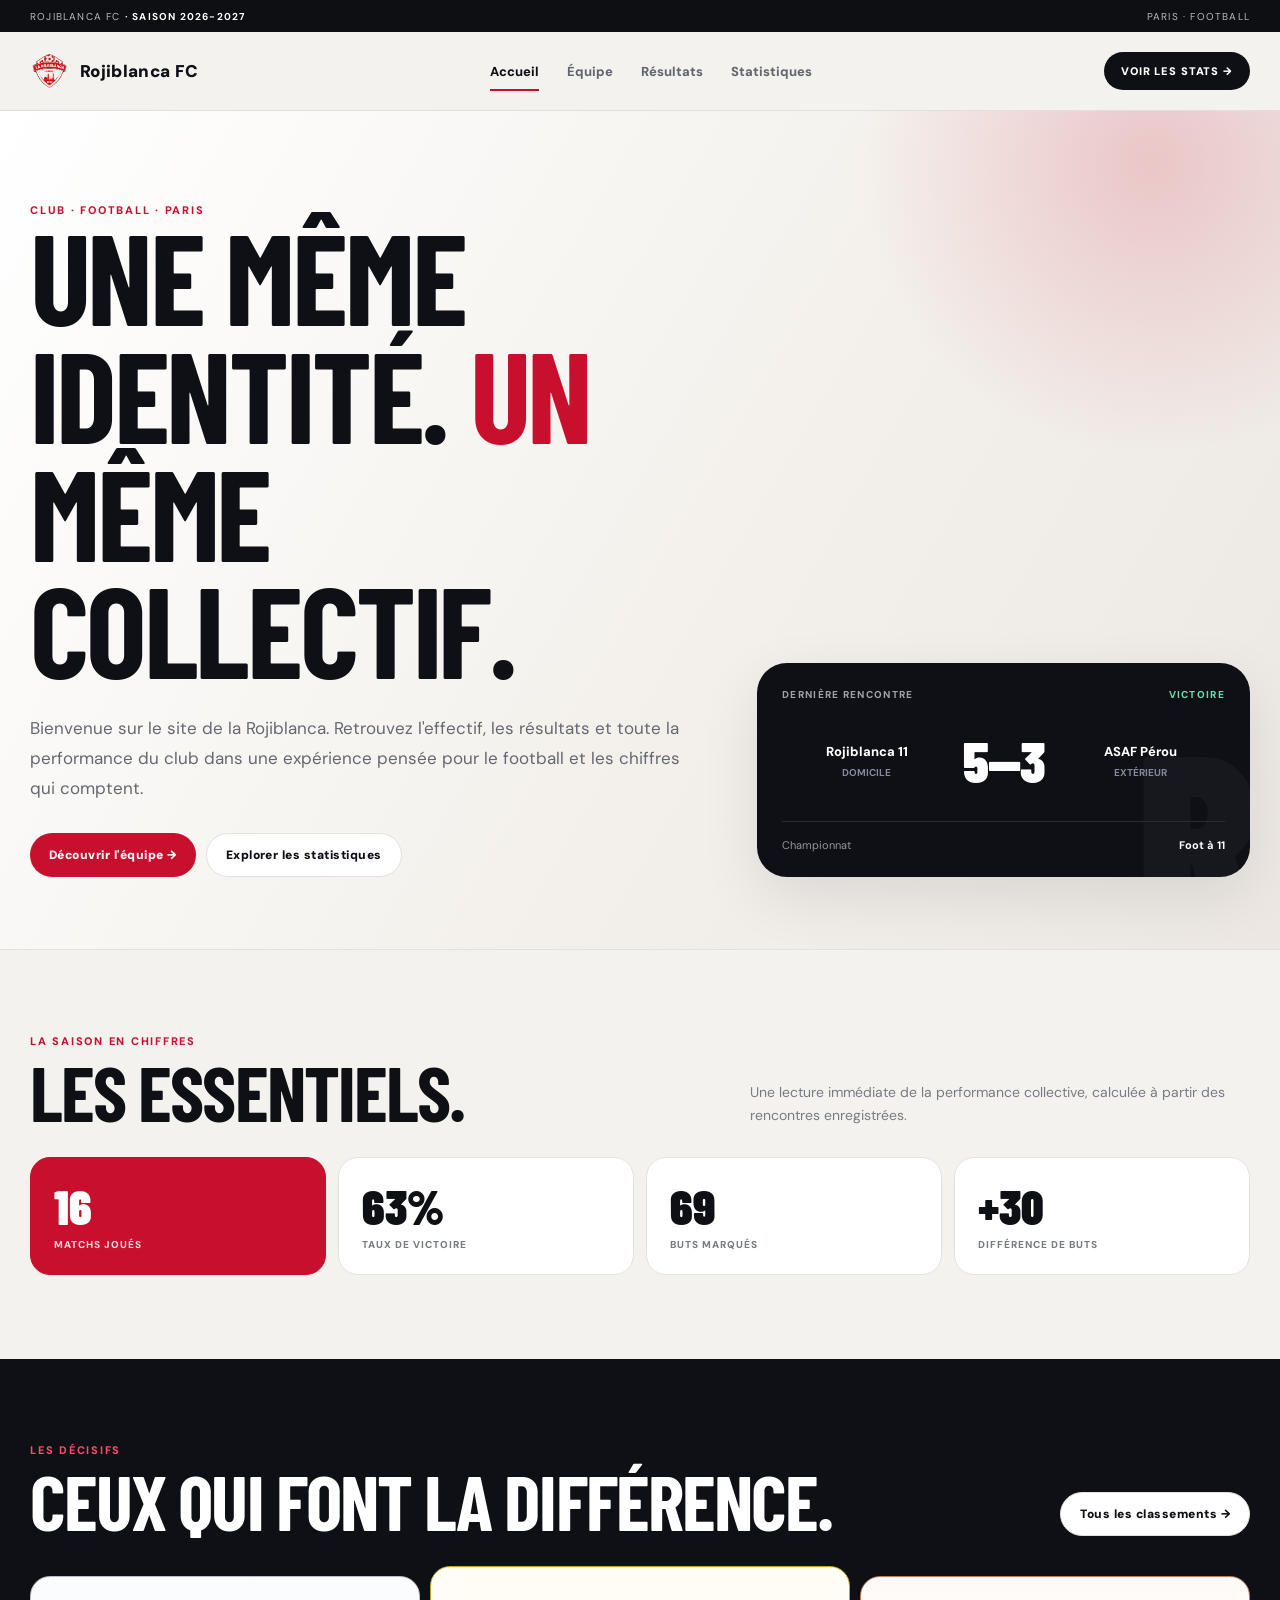
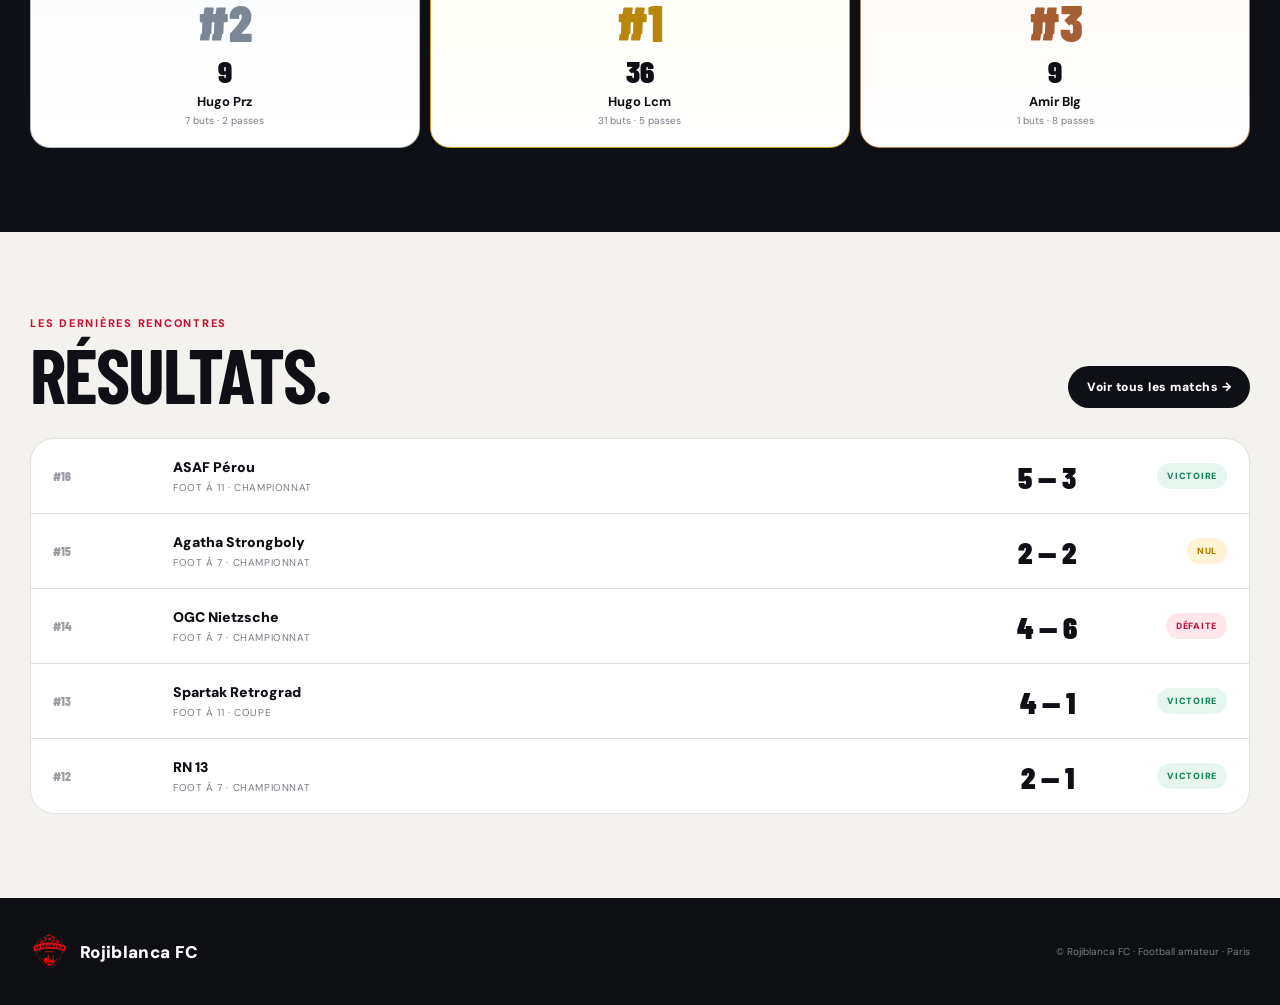
<file: index.html>
<!doctype html><html lang="fr"><head><meta charset="utf-8"><meta name="viewport" content="width=device-width,initial-scale=1"><meta name="theme-color" content="#c8102e"><meta name="description" content="Rojiblanca FC — effectif, résultats et statistiques du club."><title>Accueil · Rojiblanca FC</title><link rel="icon" type="image/png" sizes="512x512" href="images/favicon-512.png"><link rel="icon" type="image/png" sizes="32x32" href="images/favicon.png"><link rel="apple-touch-icon" sizes="180x180" href="images/apple-touch-icon.png"><link rel="manifest" href="site.webmanifest"><link rel="stylesheet" href="css/site.css"></head><body data-page="home"><div style="padding:40px;text-align:center;color:#777;font-family:Arial">Chargement…</div><script src="js/app.js"></script></body></html>
</file>
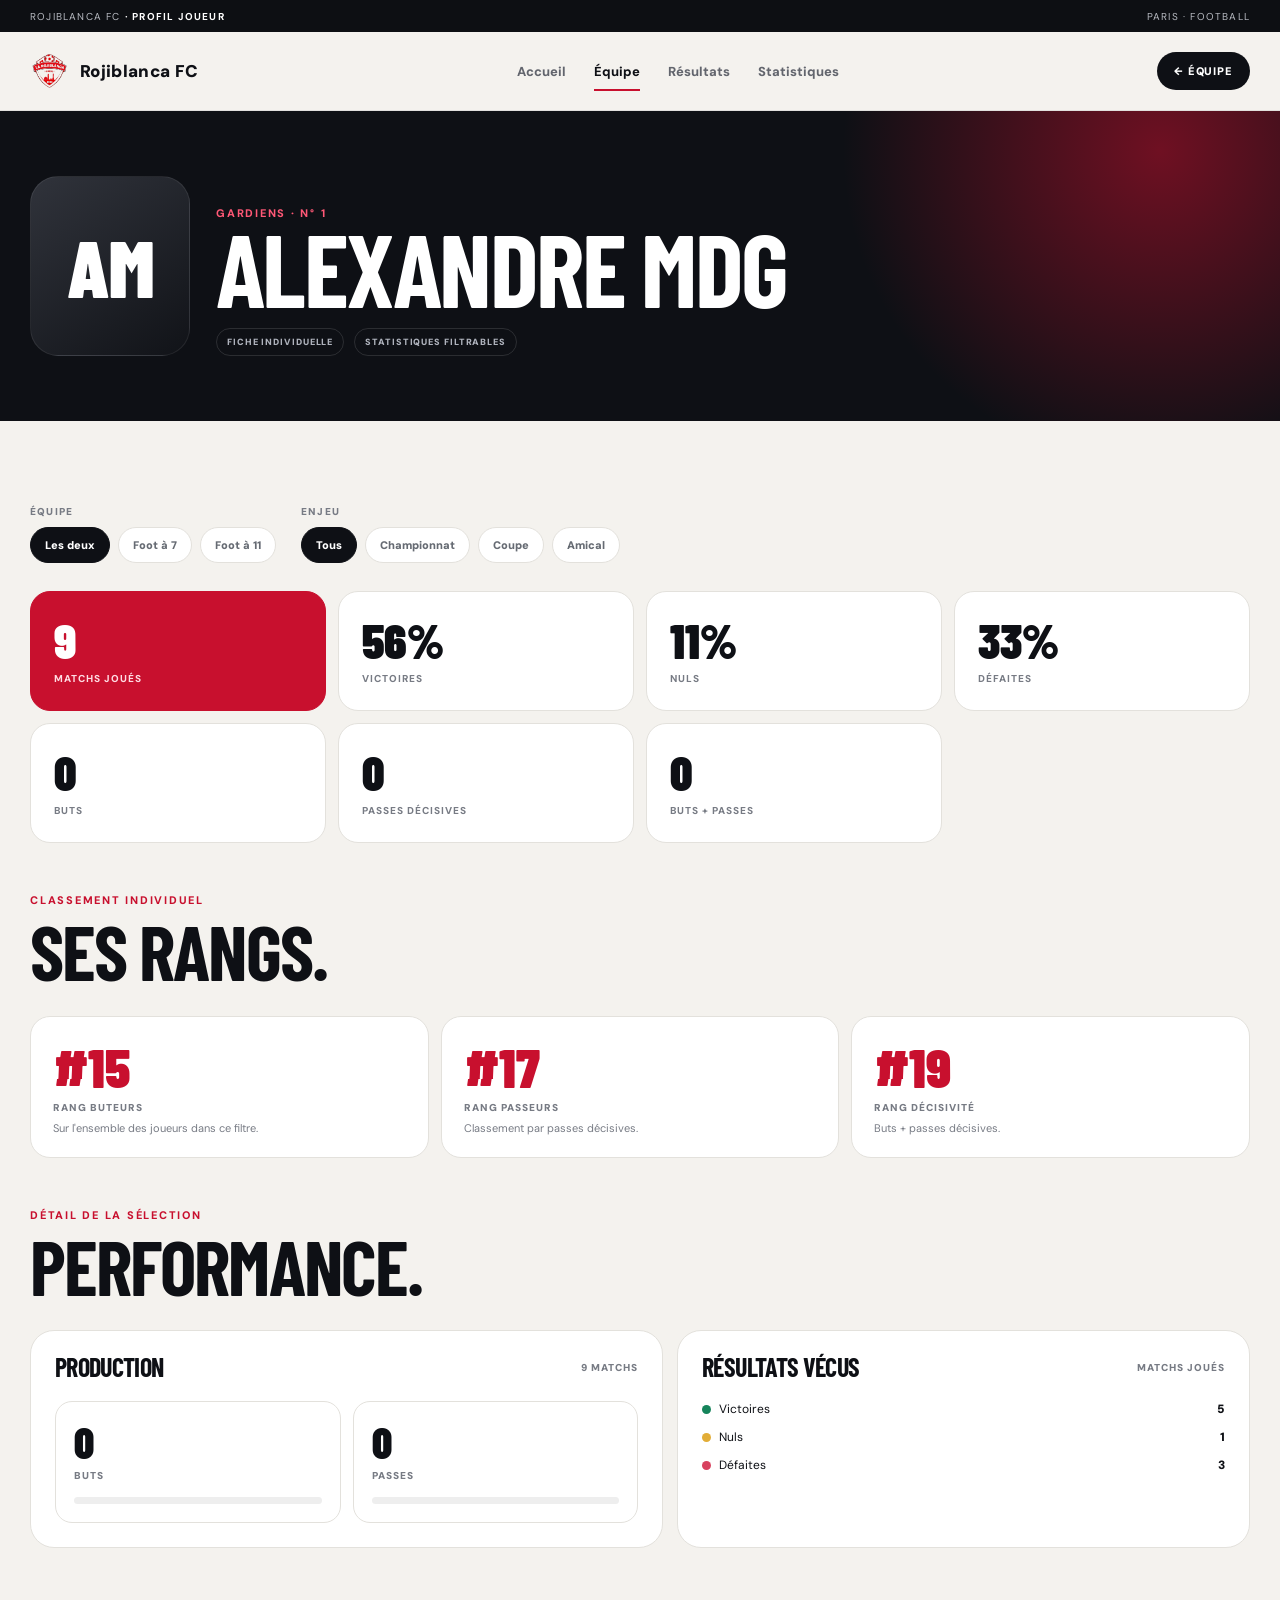
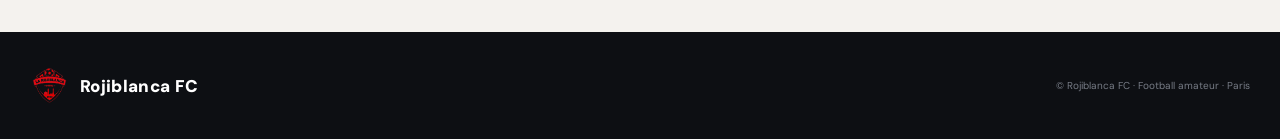
<file: player.html>
<!doctype html><html lang="fr"><head><meta charset="utf-8"><meta name="viewport" content="width=device-width,initial-scale=1"><meta name="theme-color" content="#c8102e"><meta name="description" content="Rojiblanca FC — effectif, résultats et statistiques du club."><title>Joueur · Rojiblanca FC</title><link rel="icon" type="image/png" sizes="512x512" href="images/favicon-512.png"><link rel="icon" type="image/png" sizes="32x32" href="images/favicon.png"><link rel="apple-touch-icon" sizes="180x180" href="images/apple-touch-icon.png"><link rel="manifest" href="site.webmanifest"><link rel="stylesheet" href="css/site.css"></head><body data-page="player"><div style="padding:40px;text-align:center;color:#777;font-family:Arial">Chargement…</div><script src="js/app.js"></script></body></html>
</file>
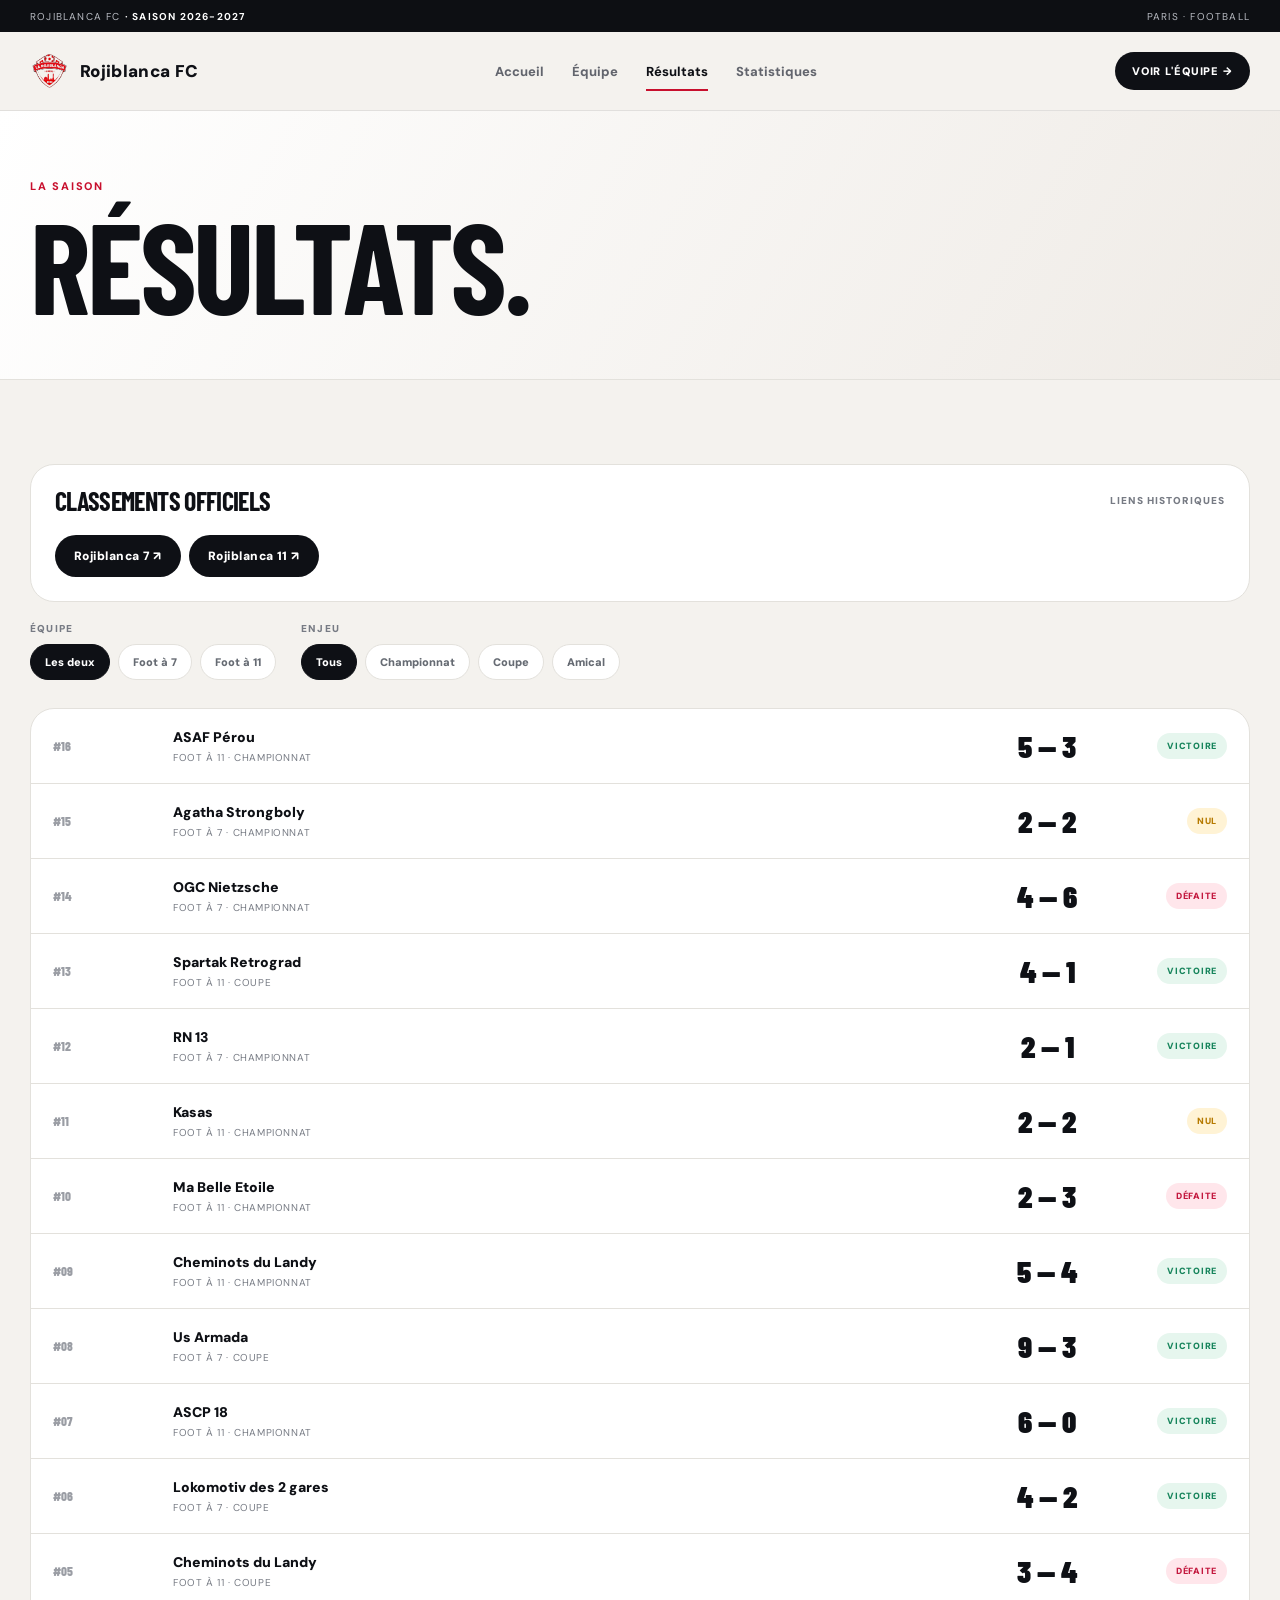
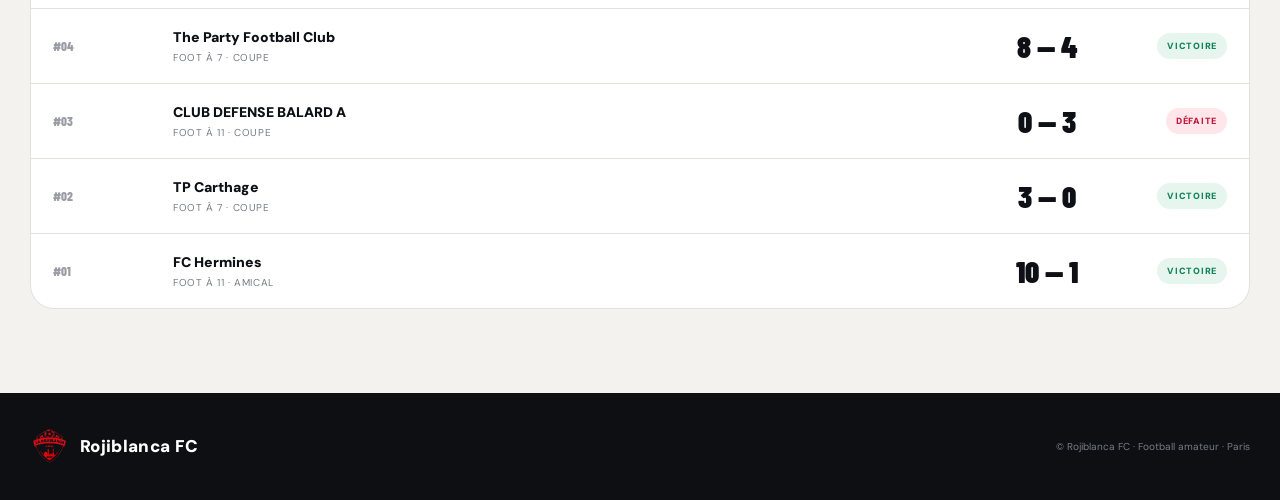
<file: results.html>
<!doctype html><html lang="fr"><head><meta charset="utf-8"><meta name="viewport" content="width=device-width,initial-scale=1"><meta name="theme-color" content="#c8102e"><meta name="description" content="Rojiblanca FC — effectif, résultats et statistiques du club."><title>Résultats · Rojiblanca FC</title><link rel="icon" type="image/png" sizes="512x512" href="images/favicon-512.png"><link rel="icon" type="image/png" sizes="32x32" href="images/favicon.png"><link rel="apple-touch-icon" sizes="180x180" href="images/apple-touch-icon.png"><link rel="manifest" href="site.webmanifest"><link rel="stylesheet" href="css/site.css"></head><body data-page="results"><div style="padding:40px;text-align:center;color:#777;font-family:Arial">Chargement…</div><script src="js/app.js"></script></body></html>
</file>
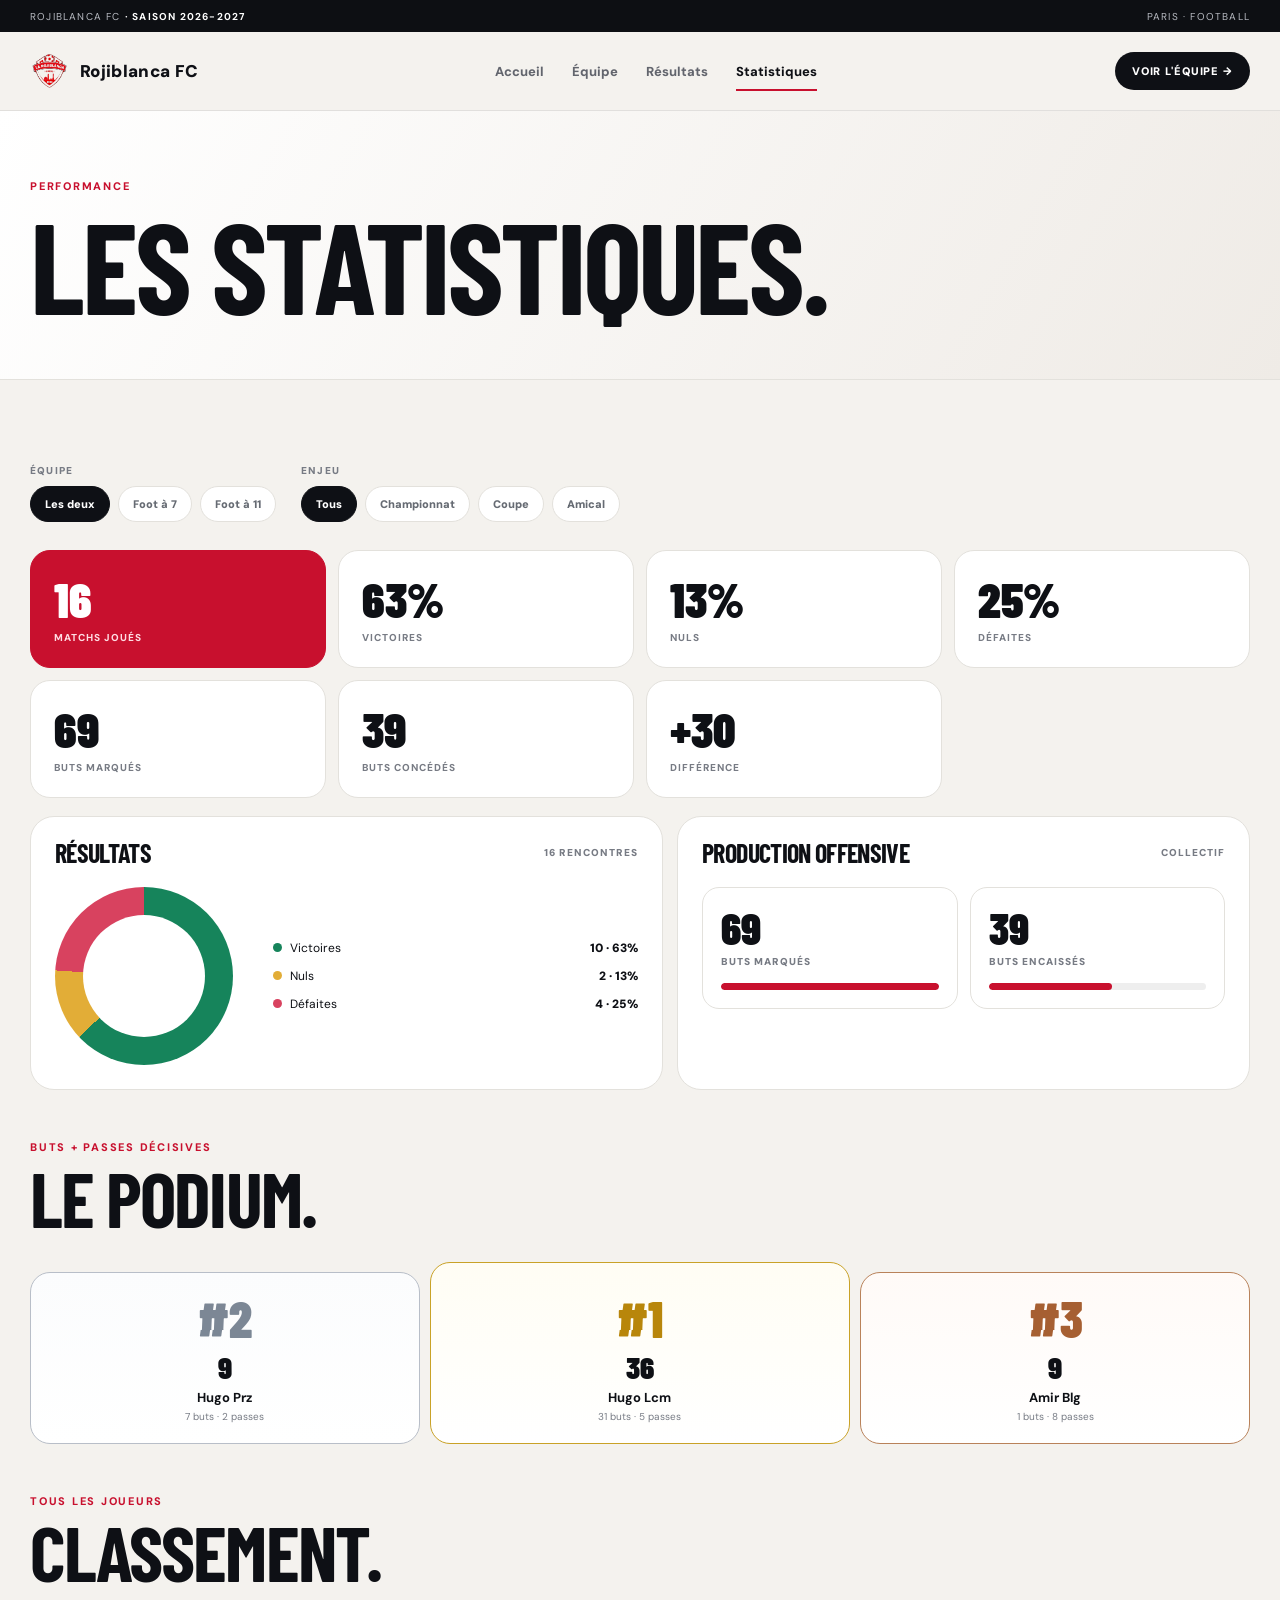
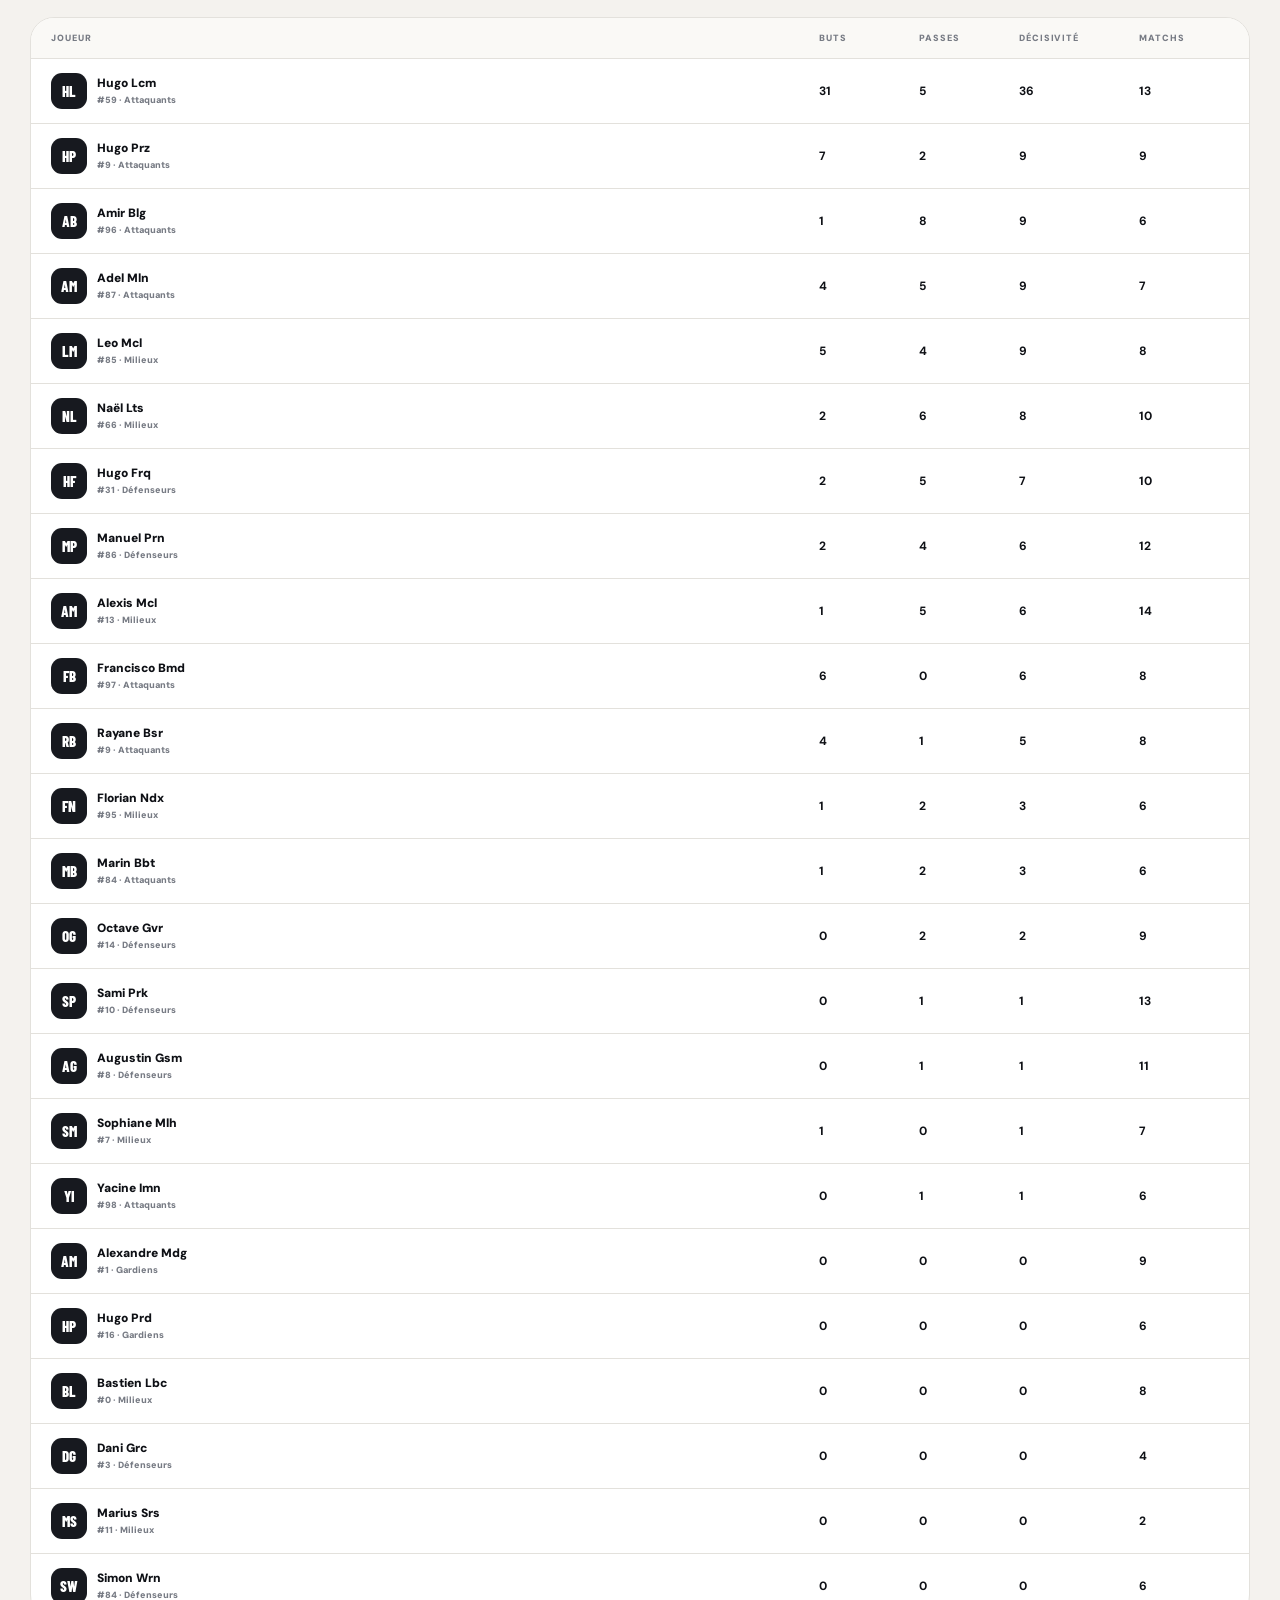
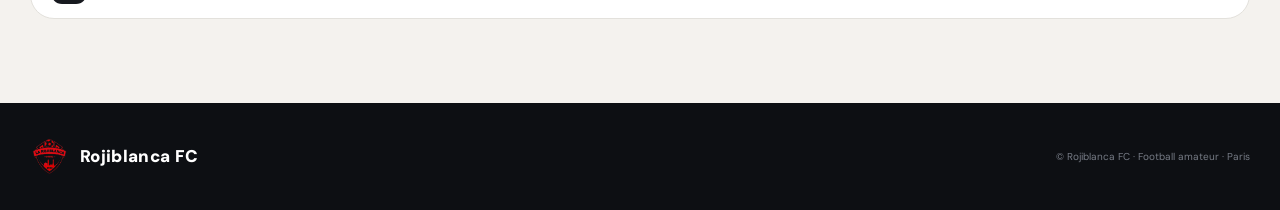
<file: stats.html>
<!doctype html><html lang="fr"><head><meta charset="utf-8"><meta name="viewport" content="width=device-width,initial-scale=1"><meta name="theme-color" content="#c8102e"><meta name="description" content="Rojiblanca FC — effectif, résultats et statistiques du club."><title>Statistiques · Rojiblanca FC</title><link rel="icon" type="image/png" sizes="512x512" href="images/favicon-512.png"><link rel="icon" type="image/png" sizes="32x32" href="images/favicon.png"><link rel="apple-touch-icon" sizes="180x180" href="images/apple-touch-icon.png"><link rel="manifest" href="site.webmanifest"><link rel="stylesheet" href="css/site.css"></head><body data-page="stats"><div style="padding:40px;text-align:center;color:#777;font-family:Arial">Chargement…</div><script src="js/app.js"></script></body></html>
</file>
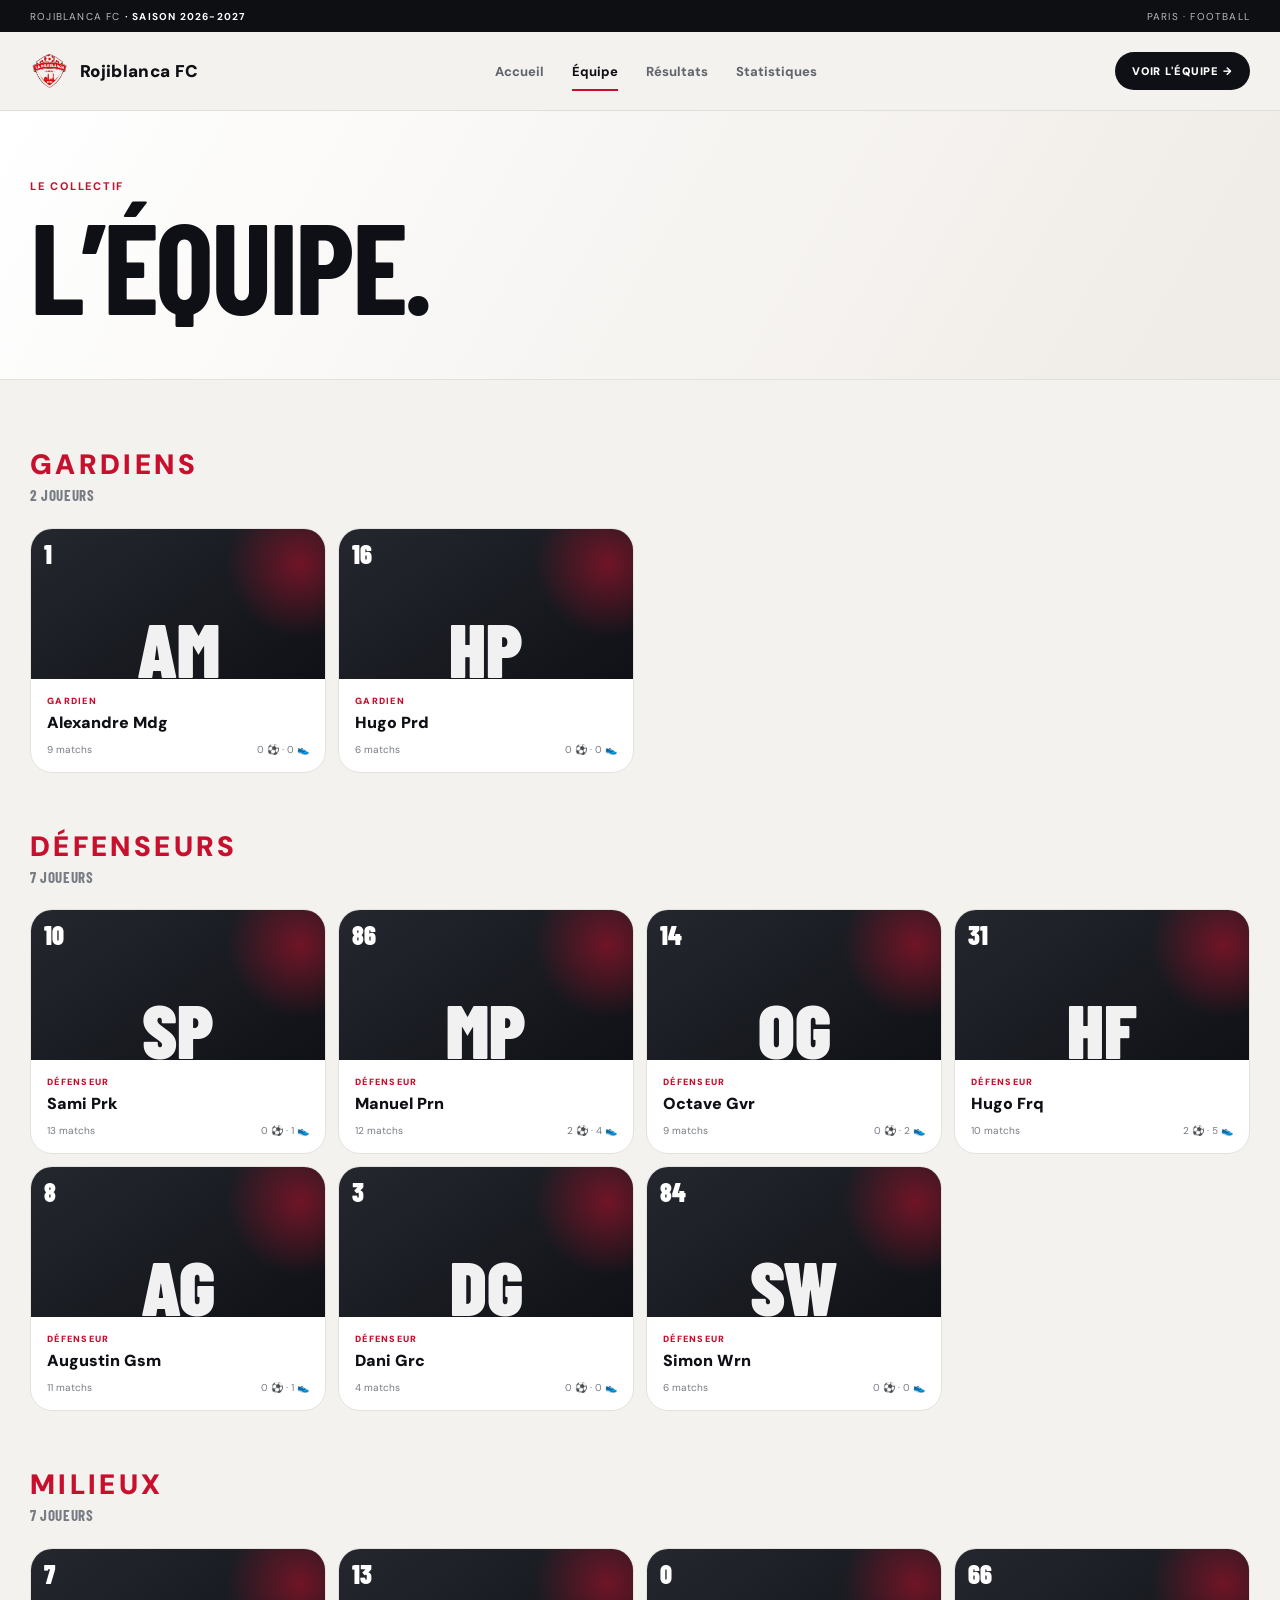
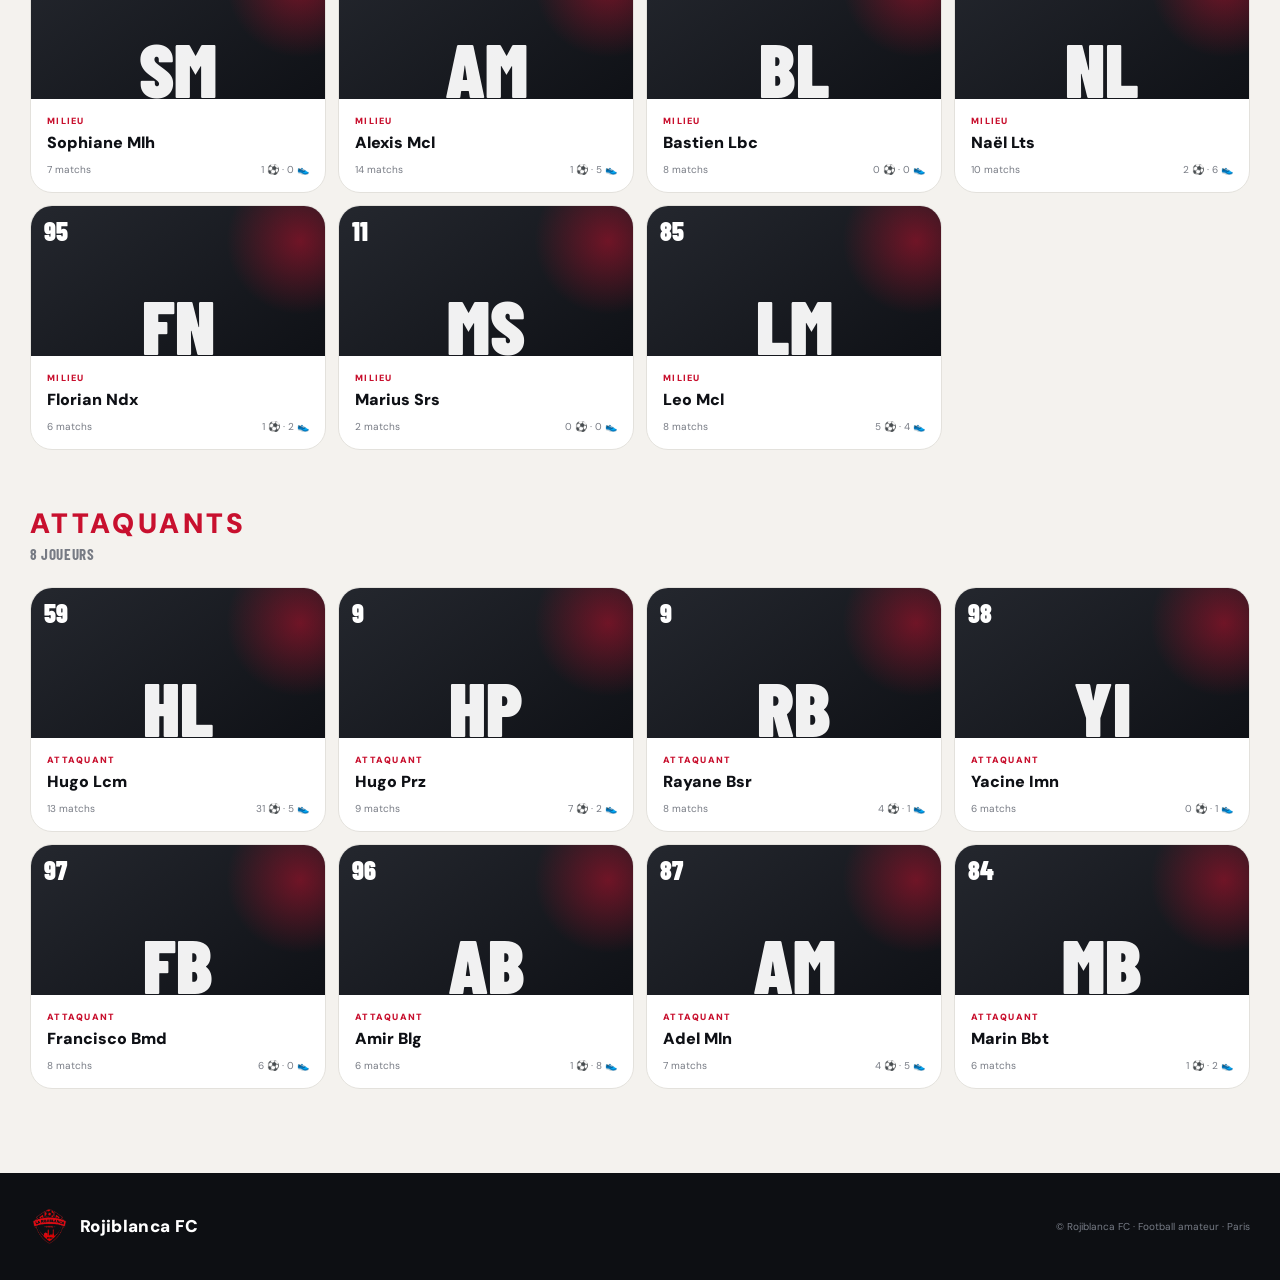
<file: team.html>
<!doctype html><html lang="fr"><head><meta charset="utf-8"><meta name="viewport" content="width=device-width,initial-scale=1"><meta name="theme-color" content="#c8102e"><meta name="description" content="Rojiblanca FC — effectif, résultats et statistiques du club."><title>Équipe · Rojiblanca FC</title><link rel="icon" type="image/png" sizes="512x512" href="images/favicon-512.png"><link rel="icon" type="image/png" sizes="32x32" href="images/favicon.png"><link rel="apple-touch-icon" sizes="180x180" href="images/apple-touch-icon.png"><link rel="manifest" href="site.webmanifest"><link rel="stylesheet" href="css/site.css"></head><body data-page="team"><div style="padding:40px;text-align:center;color:#777;font-family:Arial">Chargement…</div><script src="js/app.js"></script></body></html>
</file>
<file: css/site.css>
@import url('https://fonts.googleapis.com/css2?family=Barlow+Condensed:wght@500;600;700;800;900&family=DM+Sans:wght@400;500;600;700&display=swap');
:root{--red:#c8102e;--red2:#ef3150;--red-dark:#8e0922;--ink:#0e1015;--ink2:#161920;--paper:#f4f2ee;--white:#fff;--muted:#777b84;--line:#e3e1dc;--green:#16845b;--amber:#b67a00;--blue:#315ad9;--shadow:0 20px 60px rgba(15,16,21,.09);--r:24px;--max:1220px}
*{box-sizing:border-box}html{scroll-behavior:smooth}body{margin:0;background:var(--paper);color:var(--ink);font-family:"DM Sans",system-ui,sans-serif;-webkit-font-smoothing:antialiased}body.lock{overflow:hidden}a{color:inherit;text-decoration:none}button,select{font:inherit}button{cursor:pointer}img{max-width:100%;display:block}.container{width:min(var(--max),calc(100% - 40px));margin:auto}.eyebrow{font-size:11px;font-weight:800;letter-spacing:.16em;text-transform:uppercase;color:var(--red)}
h1,h2,h3,.display{font-family:"Barlow Condensed",sans-serif;text-transform:uppercase;letter-spacing:-.025em;line-height:.92;margin:0}h1{font-size:clamp(70px,10vw,138px)}h2{font-size:clamp(48px,6vw,78px)}h3{font-size:28px}.muted{color:var(--muted)}
.topline{height:32px;background:#0d0f13;color:#b8bbc2;font-size:10px;text-transform:uppercase;letter-spacing:.12em}.topline .container{height:100%;display:flex;align-items:center;justify-content:space-between}.topline strong{color:#fff}.site-header{position:sticky;top:0;z-index:100;background:rgba(244,242,238,.88);backdrop-filter:blur(18px);border-bottom:1px solid rgba(14,16,21,.08)}.nav{height:78px;display:flex;align-items:center;justify-content:space-between;gap:30px}.brand{display:flex;align-items:center;gap:11px;font-weight:900;letter-spacing:.02em}.brand img{width:39px;height:39px;object-fit:contain}.brand-name{font-size:17px}.navlinks{display:flex;align-items:center;gap:28px}.navlinks a{position:relative;font-size:13px;font-weight:800;color:#62656d;padding:30px 0}.navlinks a:after{content:"";position:absolute;left:0;right:0;bottom:19px;height:2px;background:var(--red);transform:scaleX(0);transform-origin:left;transition:.2s}.navlinks a:hover,.navlinks a.active{color:var(--ink)}.navlinks a.active:after{transform:scaleX(1)}.nav-cta{background:var(--ink);color:#fff;border-radius:999px;padding:12px 17px;font-size:11px;font-weight:900;letter-spacing:.08em}.menu-btn{display:none;border:0;background:transparent;width:42px;height:42px}.menu-btn span{display:block;width:22px;height:2px;background:var(--ink);margin:5px auto;border-radius:2px}.mobile-menu{display:none}
.hero{position:relative;overflow:hidden;background:linear-gradient(120deg,#fff 0%,#f3f0eb 58%,#ece7e2 100%);border-bottom:1px solid var(--line)}.hero:before{content:"";position:absolute;width:620px;height:620px;right:-180px;top:-260px;border-radius:50%;background:radial-gradient(circle,rgba(200,16,46,.18),transparent 67%)}.hero .container{position:relative}.hero-home{padding:92px 0 72px}.hero-grid{display:grid;grid-template-columns:1.15fr .85fr;gap:60px;align-items:end}.hero-copy p{max-width:650px;color:#656870;font-size:17px;line-height:1.75;margin:26px 0 0}.hero-title em{color:var(--red);font-style:normal}.hero-actions{display:flex;gap:10px;flex-wrap:wrap;margin-top:30px}.btn{border:0;border-radius:999px;padding:13px 19px;font-size:12px;font-weight:900;letter-spacing:.04em;display:inline-flex;align-items:center;gap:9px}.btn-red{background:var(--red);color:#fff}.btn-dark{background:var(--ink);color:#fff}.btn-light{background:#fff;border:1px solid var(--line)}
.hero-match{background:var(--ink);color:#fff;border-radius:30px;padding:25px;box-shadow:var(--shadow);position:relative;overflow:hidden}.hero-match:after{content:"R";position:absolute;right:-10px;bottom:-80px;color:rgba(255,255,255,.035);font:900 250px/1 "Barlow Condensed"}.hero-match>*{position:relative;z-index:1}.match-top{display:flex;justify-content:space-between;align-items:center;color:#9da1aa;font-size:10px;text-transform:uppercase;letter-spacing:.13em;font-weight:800}.match-top .status{color:#71d7ae}.scoreline{display:grid;grid-template-columns:1fr auto 1fr;align-items:center;gap:12px;margin:32px 0}.club{text-align:center;font-weight:800;font-size:13px}.club small{display:block;color:#858a94;font-size:10px;font-weight:700;margin-top:6px}.score{font:900 56px/1 "Barlow Condensed";letter-spacing:-.02em}.hero-match-footer{border-top:1px solid #292c34;padding-top:16px;color:#9296a0;font-size:11px;display:flex;justify-content:space-between}.hero-match-footer strong{color:#fff}
.section{padding:84px 0}.section-head{display:flex;justify-content:space-between;align-items:end;gap:30px;margin-bottom:30px}.section-head p{max-width:500px;margin:0;color:var(--muted);line-height:1.65;font-size:14px}.section-dark{background:var(--ink);color:#fff}.section-dark .muted{color:#979ba5}.kpis{display:grid;grid-template-columns:repeat(4,1fr);gap:12px}.kpi{background:#fff;border:1px solid var(--line);border-radius:20px;padding:23px}.kpi .num{font:900 49px/1 "Barlow Condensed"}.kpi .label{margin-top:8px;font-size:10px;text-transform:uppercase;letter-spacing:.1em;font-weight:800;color:var(--muted)}.kpi.accent{background:var(--red);border-color:var(--red);color:#fff}.kpi.accent .label{color:#ffdce3}
.form-row{display:flex;flex-wrap:wrap;gap:8px}.pill{border:1px solid var(--line);background:#fff;border-radius:999px;padding:10px 14px;font-size:11px;font-weight:900;color:#666b73;transition:.18s}.pill:hover{border-color:#b8bbc0}.pill.active{background:var(--ink);color:#fff;border-color:var(--ink)}.filters-block{display:flex;gap:25px;flex-wrap:wrap;align-items:end;margin-bottom:28px}.filter-group label{display:block;font-size:10px;text-transform:uppercase;letter-spacing:.12em;color:var(--muted);font-weight:900;margin-bottom:9px}.select{min-width:180px;padding:12px 38px 12px 14px;border:1px solid var(--line);border-radius:13px;background:#fff;color:var(--ink);font-weight:700;appearance:none;background-image:linear-gradient(45deg,transparent 50%,#777 50%),linear-gradient(135deg,#777 50%,transparent 50%);background-position:calc(100% - 16px) 17px,calc(100% - 11px) 17px;background-size:5px 5px;background-repeat:no-repeat}
.match-list{background:#fff;border:1px solid var(--line);border-radius:24px;overflow:hidden}.match-row{display:grid;grid-template-columns:100px 1fr 120px 100px;gap:20px;align-items:center;padding:19px 22px;border-bottom:1px solid var(--line)}.match-row:last-child{border-bottom:0}.match-id{font:800 13px "Barlow Condensed";color:#9a9da4}.match-opponent{font-size:14px;font-weight:900}.match-meta{font-size:10px;color:var(--muted);margin-top:5px;text-transform:uppercase;letter-spacing:.06em}.match-score{text-align:center;font:900 31px/1 "Barlow Condensed"}.badge{justify-self:end;border-radius:999px;padding:7px 10px;font-size:9px;font-weight:900;letter-spacing:.08em}.badge.win{background:#e6f6ee;color:var(--green)}.badge.draw{background:#fff3d5;color:var(--amber)}.badge.loss{background:#ffe6eb;color:#c3183e}
.results-grid{display:grid;grid-template-columns:1fr 1fr;gap:14px}.result-panel{background:#fff;border:1px solid var(--line);border-radius:24px;overflow:hidden}.result-panel-head{padding:18px 20px;border-bottom:1px solid var(--line);display:flex;justify-content:space-between;align-items:center}.result-panel-head strong{font-size:13px}.result-panel-head span{font-size:10px;color:var(--muted);text-transform:uppercase;letter-spacing:.1em}.result-panel .match-row{grid-template-columns:60px 1fr 80px;padding:16px 18px}.result-panel .badge{display:none}
.player-grid{display:grid;grid-template-columns:repeat(4,1fr);gap:12px}.player-card{background:#fff;border:1px solid var(--line);border-radius:22px;overflow:hidden;position:relative;transition:.2s}.player-card:hover{transform:translateY(-4px);box-shadow:var(--shadow);border-color:#d3d0ca}.player-visual{height:150px;background:linear-gradient(145deg,#24272e,#0f1116);position:relative;overflow:hidden;display:flex;align-items:end;justify-content:center}.player-visual:after{content:"";position:absolute;width:160px;height:160px;border-radius:50%;background:radial-gradient(circle,rgba(200,16,46,.5),transparent 65%);right:-55px;top:-45px}.player-initials{position:relative;z-index:2;font:900 76px/.8 "Barlow Condensed";color:#fff;opacity:.94}.player-number{position:absolute;z-index:3;left:13px;top:12px;color:#fff;font:900 26px/1 "Barlow Condensed"}.player-info{padding:16px}.player-pos{font-size:9px;color:var(--red);font-weight:900;letter-spacing:.14em;text-transform:uppercase}.player-name{font-weight:900;margin-top:5px}.player-mini{margin-top:10px;display:flex;justify-content:space-between;color:var(--muted);font-size:10px}.position-section{margin-top:55px}.position-section:first-child{margin-top:-18px}
.stats-grid{display:grid;grid-template-columns:1.05fr .95fr;gap:14px}.panel{background:#fff;border:1px solid var(--line);border-radius:24px;padding:24px}.panel-title{display:flex;justify-content:space-between;align-items:center;margin-bottom:22px}.panel-title h3{font-size:26px}.panel-title span{font-size:10px;text-transform:uppercase;letter-spacing:.1em;color:var(--muted);font-weight:900}.donut-wrap{display:grid;grid-template-columns:190px 1fr;gap:28px;align-items:center}.donut{width:178px;height:178px;border-radius:50%;background:conic-gradient(var(--green) 0 var(--w),#e2ad37 var(--w) var(--wd),#d8425f var(--wd) 100%);position:relative}.donut:after{content:"";position:absolute;inset:28px;border-radius:50%;background:#fff}.donut-center{position:absolute;inset:0;display:grid;place-items:center;text-align:center;z-index:2;font:900 37px/1 "Barlow Condensed"}.donut-center span{display:block;font:700 9px/1.1 "DM Sans";color:var(--muted);text-transform:uppercase;letter-spacing:.08em;margin-top:3px}.legend{display:flex;flex-direction:column;gap:12px}.legend-row{display:flex;justify-content:space-between;align-items:center;font-size:12px}.legend-row .l{display:flex;align-items:center;gap:8px}.dot{width:9px;height:9px;border-radius:50%}.dot.win{background:var(--green)}.dot.draw{background:#e2ad37}.dot.loss{background:#d8425f}.legend-row strong{font-weight:900}.goals-chart{display:grid;grid-template-columns:repeat(2,1fr);gap:12px}.goal-box{border:1px solid var(--line);border-radius:17px;padding:18px}.goal-box .num{font:900 44px/1 "Barlow Condensed"}.goal-box .label{font-size:10px;text-transform:uppercase;letter-spacing:.1em;color:var(--muted);font-weight:900;margin-top:5px}.goal-bar{height:7px;background:#eee;border-radius:999px;overflow:hidden;margin-top:15px}.goal-bar i{display:block;height:100%;background:var(--red);border-radius:999px}
.podium{display:grid;grid-template-columns:1fr 1.08fr 1fr;gap:10px;align-items:end}.podium-card{background:#fff;border:1px solid var(--line);border-radius:20px;padding:20px;text-align:center}.podium-card:nth-child(2){padding-top:30px}.podium-rank{font:900 50px/1 "Barlow Condensed";color:var(--red)}.podium-total{font:900 31px/1 "Barlow Condensed";margin-top:8px}.podium-card strong{display:block;margin-top:7px;font-size:13px}.podium-card small{display:block;color:var(--muted);font-size:10px;margin-top:4px}
.table{background:#fff;border:1px solid var(--line);border-radius:24px;overflow:hidden}.table-head,.table-row{display:grid;grid-template-columns:2fr 90px 90px 110px 90px;gap:10px;align-items:center;padding:14px 20px}.table-head{font-size:9px;text-transform:uppercase;letter-spacing:.1em;color:var(--muted);font-weight:900;background:#faf9f6}.table-row{border-top:1px solid var(--line);font-size:12px}.table-row:hover{background:#faf9f6}.player-cell{display:flex;align-items:center;gap:10px;font-weight:900}.avatar{width:36px;height:36px;border-radius:11px;background:#17191f;color:#fff;display:grid;place-items:center;font:800 15px "Barlow Condensed"}.rank-num{font:900 20px "Barlow Condensed"}.right{text-align:right}
.player-hero{background:var(--ink);color:#fff;position:relative;overflow:hidden;padding:65px 0}.player-hero:before{content:"";position:absolute;width:680px;height:680px;right:-220px;top:-300px;background:radial-gradient(circle,rgba(200,16,46,.52),transparent 66%)}.player-hero .container{position:relative;z-index:1}.profile{display:grid;grid-template-columns:160px 1fr;gap:26px;align-items:end}.profile-avatar{height:180px;border-radius:28px;background:linear-gradient(145deg,#30333b,#111318);display:grid;place-items:center;font:900 80px/1 "Barlow Condensed";border:1px solid rgba(255,255,255,.08)}.profile h1{font-size:clamp(60px,8vw,110px)}.profile-meta{display:flex;gap:10px;flex-wrap:wrap;margin-top:14px}.tag-dark{border:1px solid rgba(255,255,255,.12);border-radius:999px;padding:7px 10px;color:#aeb2bc;font-size:9px;text-transform:uppercase;letter-spacing:.1em;font-weight:900}.player-stat-grid{display:grid;grid-template-columns:repeat(4,1fr);gap:12px}.player-stat-grid .kpi{min-height:120px}.rank-grid{display:grid;grid-template-columns:repeat(3,1fr);gap:12px}.rank-card{background:#fff;border:1px solid var(--line);border-radius:20px;padding:22px}.rank-card .rank{font:900 55px/1 "Barlow Condensed";color:var(--red)}.rank-card .label{font-size:10px;color:var(--muted);text-transform:uppercase;letter-spacing:.1em;font-weight:900;margin-top:7px}.rank-card .sub{font-size:11px;color:var(--muted);margin-top:7px}
.page-hero{padding:68px 0 55px;background:linear-gradient(120deg,#fff,#efebe6);border-bottom:1px solid var(--line)}.page-hero p{max-width:650px;color:var(--muted);line-height:1.7;margin:18px 0 0;font-size:15px}.page-hero .eyebrow{margin-bottom:13px}.empty{padding:35px;text-align:center;color:var(--muted);font-size:13px}.footer{background:#0d0f13;color:#fff;padding:34px 0}.footer-grid{display:flex;justify-content:space-between;align-items:center;gap:20px}.footer small{color:#777c86;font-size:10px}.footer .brand-name{color:#fff}
.fade{animation:fade .5s ease both}@keyframes fade{from{opacity:0;transform:translateY(10px)}to{opacity:1;transform:none}}
@media(max-width:1000px){.hero-grid{grid-template-columns:1fr}.player-grid{grid-template-columns:repeat(3,1fr)}.kpis,.player-stat-grid{grid-template-columns:repeat(2,1fr)}.stats-grid{grid-template-columns:1fr}.navlinks{gap:18px}.nav-cta{display:none}}
@media(max-width:720px){.container{width:min(var(--max),calc(100% - 24px))}.topline{display:none}.nav{height:66px}.navlinks,.nav-cta{display:none}.menu-btn{display:block}.mobile-menu{position:fixed;inset:66px 0 auto;background:rgba(244,242,238,.98);backdrop-filter:blur(20px);border-bottom:1px solid var(--line);padding:16px 12px;z-index:99}.mobile-menu.open{display:block}.mobile-menu a{display:block;padding:16px 12px;border-bottom:1px solid var(--line);font-weight:900;font-size:14px}.mobile-menu a.active{color:var(--red)}.hero-home{padding:58px 0}.hero-grid{gap:34px}.hero-copy p{font-size:15px}.scoreline{margin:25px 0}.score{font-size:48px}.section{padding:58px 0}.section-head{display:block}.section-head p{margin-top:12px}.kpis,.player-stat-grid{grid-template-columns:1fr 1fr}.results-grid,.podium,.rank-grid{grid-template-columns:1fr}.player-grid{grid-template-columns:1fr 1fr}.player-visual{height:125px}.donut-wrap{grid-template-columns:1fr;justify-items:center}.match-row{grid-template-columns:55px 1fr 75px;padding:16px}.match-row .badge{display:none}.result-panel .match-row{grid-template-columns:45px 1fr 70px}.profile{grid-template-columns:90px 1fr;gap:15px}.profile-avatar{height:110px;border-radius:20px;font-size:48px}.profile h1{font-size:49px}.table-head{display:none}.table-row{grid-template-columns:1fr 65px;padding:13px 15px}.table-row>*:nth-child(n+3){display:none}.filters-block{display:block}.filter-group{margin-bottom:14px}.select{width:100%}.page-hero{padding:50px 0 40px}.page-hero h1{font-size:64px}.section-head .btn{margin-top:16px}.podium-card.rank-1{order:1}.podium-card.rank-2{order:2}.podium-card.rank-3{order:3}.match-score{padding:6px 8px;border-radius:999px;font-size:27px}.match-score.win{background:#e6f6ee;color:var(--green)}.match-score.draw{background:#fff3d5;color:var(--amber)}.match-score.loss{background:#ffe6eb;color:#c3183e}}
@media(max-width:430px){.player-grid{gap:8px}.player-info{padding:12px}.player-name{font-size:12px}.player-visual{height:108px}.player-number{font-size:21px}.player-initials{font-size:55px}.kpis{gap:8px}.kpi{padding:17px}.kpi .num{font-size:39px}.hero-match{padding:20px}.hero-match-footer{font-size:9px}}

/* Corrections de la refonte 2026-2027 */
.section-dark .btn-light{color:var(--ink)}
.section-dark .podium-card{color:var(--ink)}
.section-head .eyebrow{margin-bottom:8px}
.position-section .position-title{font-size:28px;font-weight:900;letter-spacing:.12em;text-transform:uppercase;color:var(--red)}
.position-section .player-count{font-family:"Barlow Condensed",sans-serif;font-size:15px;line-height:1.05;text-transform:uppercase;letter-spacing:.04em;color:var(--muted);font-weight:700;margin-top:5px}
.position-section .section-head{margin-bottom:24px}
.podium-card.rank-1{border-color:#c9a227;background:linear-gradient(180deg,#fffdf4,#fff)}
.podium-card.rank-2{border-color:#b8bec8;background:linear-gradient(180deg,#fbfcfd,#fff)}
.podium-card.rank-3{border-color:#b9825a;background:linear-gradient(180deg,#fffaf7,#fff)}
.podium-card.rank-1 .podium-rank{color:#b8860b}
.podium-card.rank-2 .podium-rank{color:#7c8795}
.podium-card.rank-3 .podium-rank{color:#a65f32}
</file>
